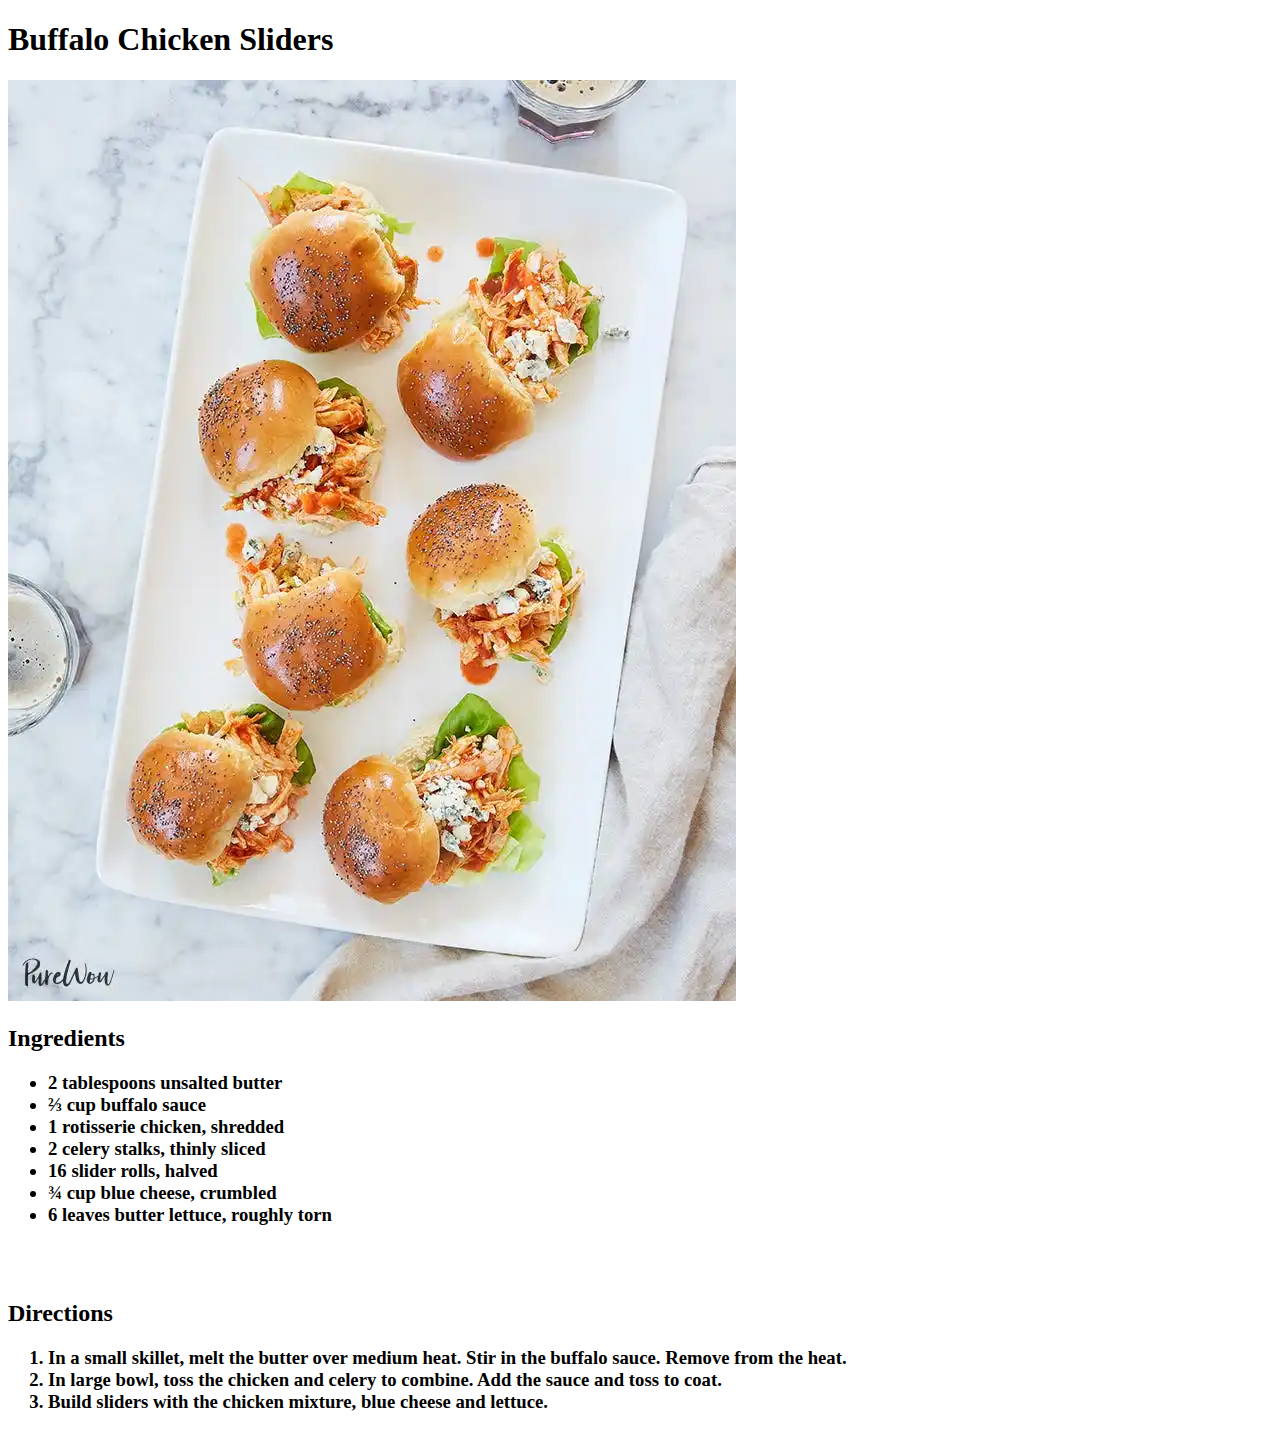
<file: buffalo-chicken-sliders.html>
<!DOCTYPE html>
<html lang="en">
<head>
  <meta charset="UTF-8">
  <meta name="viewport" content="width=device-width, initial-scale=1.0">
  <title>Buffalo Chicken Sliders</title>
</head>
<body>
  <div>
    <h1>Buffalo Chicken Sliders</h1>
    <img src="img/buffalo-chicken-sliders.webp" alt="buffalo-chicken-sliders" title="Buffalo Chicken Sliders">
  </div>
  <div>
    <h2>Ingredients</h2>
  </div>
  <div>
    <h3>
      <ul>
        <li>2 tablespoons unsalted butter</li>
        <li>⅔ cup buffalo sauce</li>
        <li>1 rotisserie chicken, shredded</li>
        <li>2 celery stalks, thinly sliced</li>
        <li>16 slider rolls, halved</li>
        <li>¾ cup blue cheese, crumbled</li>
        <li>6 leaves butter lettuce, roughly torn</li>
      </ul>
    </h3>
  </div>
  <div>
    <br>
    <br>
    <h2>Directions</h2>
  </div>
  <div>
    <h3>
      <ol>
        <li>In a small skillet, melt the butter over medium heat. Stir in the buffalo sauce. Remove from the heat.</li>
        <li> In large bowl, toss the chicken and celery to combine. Add the sauce and toss to coat.</li>
        <li>Build sliders with the chicken mixture, blue cheese and lettuce.</li>
      </ol>
    </h3>
  </div>
</body>
</html>
</file>
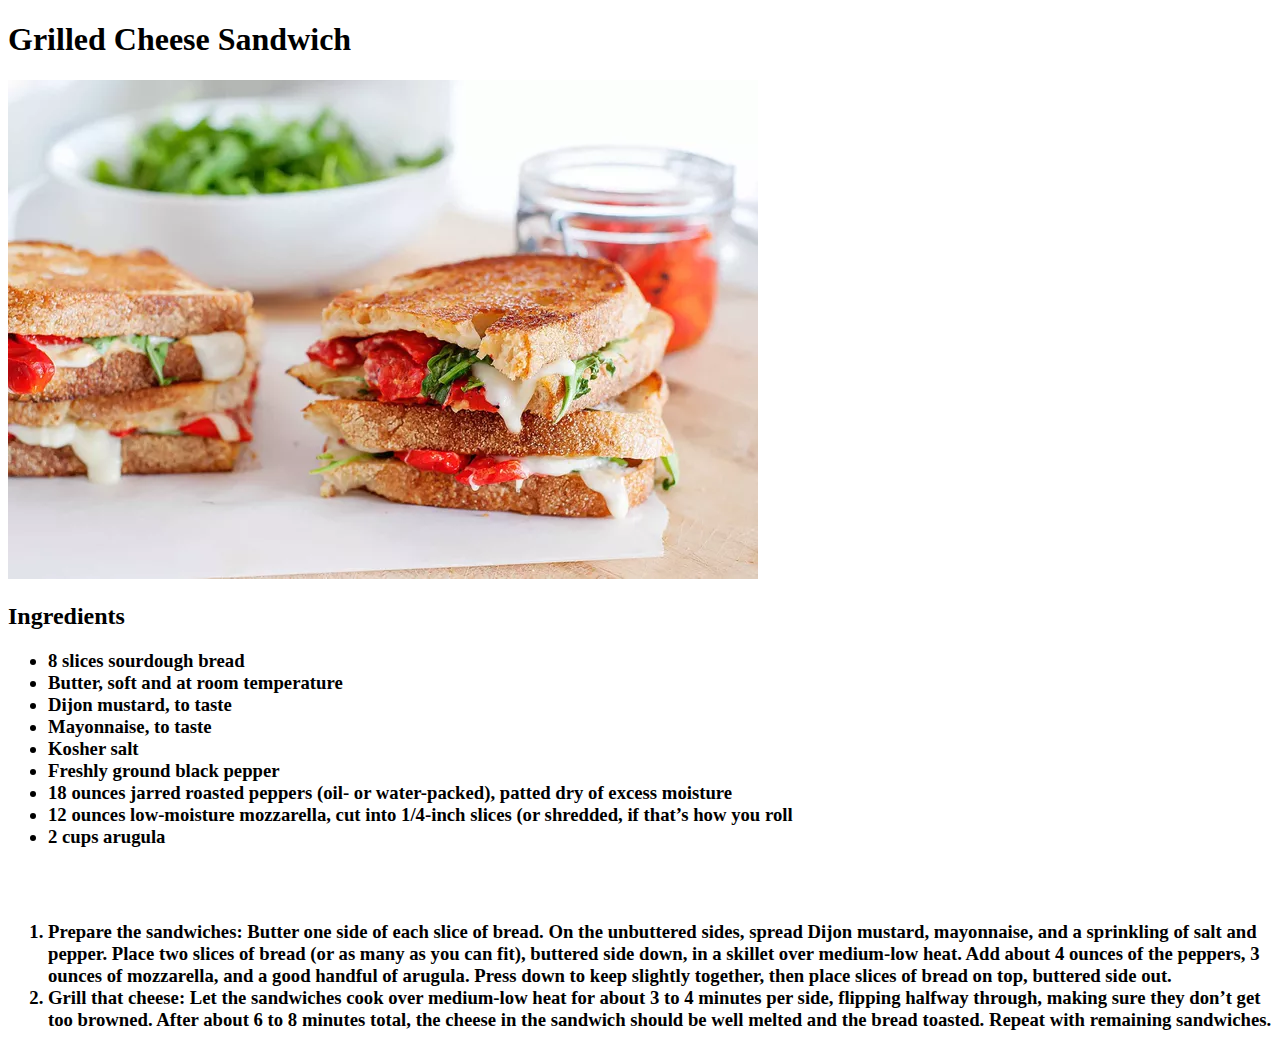
<file: grilled-cheese-sandwich.html>
<!DOCTYPE html>
<html lang="en">
<head>
    <meta charset="UTF-8">
    <meta name="viewport" content="width=device-width, initial-scale=1.0">
    <title>Grilled Cheese Sandwich</title>
</head>
<body>
    <div>
        <h1>Grilled Cheese Sandwich</h1>
        <img src="/img/Grilled-Cheese-Sandwich-with-Mozzarella-Red Peppers-and-Arugula.webp" alt="Grilled Cheese Sandwich" title="Grilled Cheese Sandwich">
    </div>
    <div>
        <h2>Ingredients</h2>
    </div>
    <div>
        <h3>
            <ul>
                <li>8 slices sourdough bread </li>
                <li>Butter, soft and at room temperature</li>
                <li>Dijon mustard, to taste</li>
                <li>Mayonnaise, to taste</li>
                <li>Kosher salt</li>
                <li>Freshly ground black pepper</li>
                <li>18 ounces jarred roasted peppers (oil- or water-packed), patted dry of excess moisture</li>
                <li>12 ounces low-moisture mozzarella, cut into 1/4-inch slices (or shredded, if that’s how you roll</li>
                <li> 2 cups arugula </li>
            </ul>
        </h3>
    </div>
    <br>
    <br>
    <div>
        <h3>
            <ol>
                <li> Prepare the sandwiches:

                    Butter one side of each slice of bread. On the unbuttered sides, spread Dijon mustard, mayonnaise, and a sprinkling of salt and pepper. Place two slices of bread (or as many as you can fit), buttered side down, in a skillet over medium-low heat.
                    
                    Add about 4 ounces of the peppers, 3 ounces of mozzarella, and a good handful of arugula. Press down to keep slightly together, then place slices of bread on top, buttered side out.</li>
                <li> Grill that cheese:

                    Let the sandwiches cook over medium-low heat for about 3 to 4 minutes per side, flipping halfway through, making sure they don’t get too browned. After about 6 to 8 minutes total, the cheese in the sandwich should be well melted and the bread toasted. Repeat with remaining sandwiches.</li>
            </ol>
        </h3>
    </div>
</body>
</html>
</file>
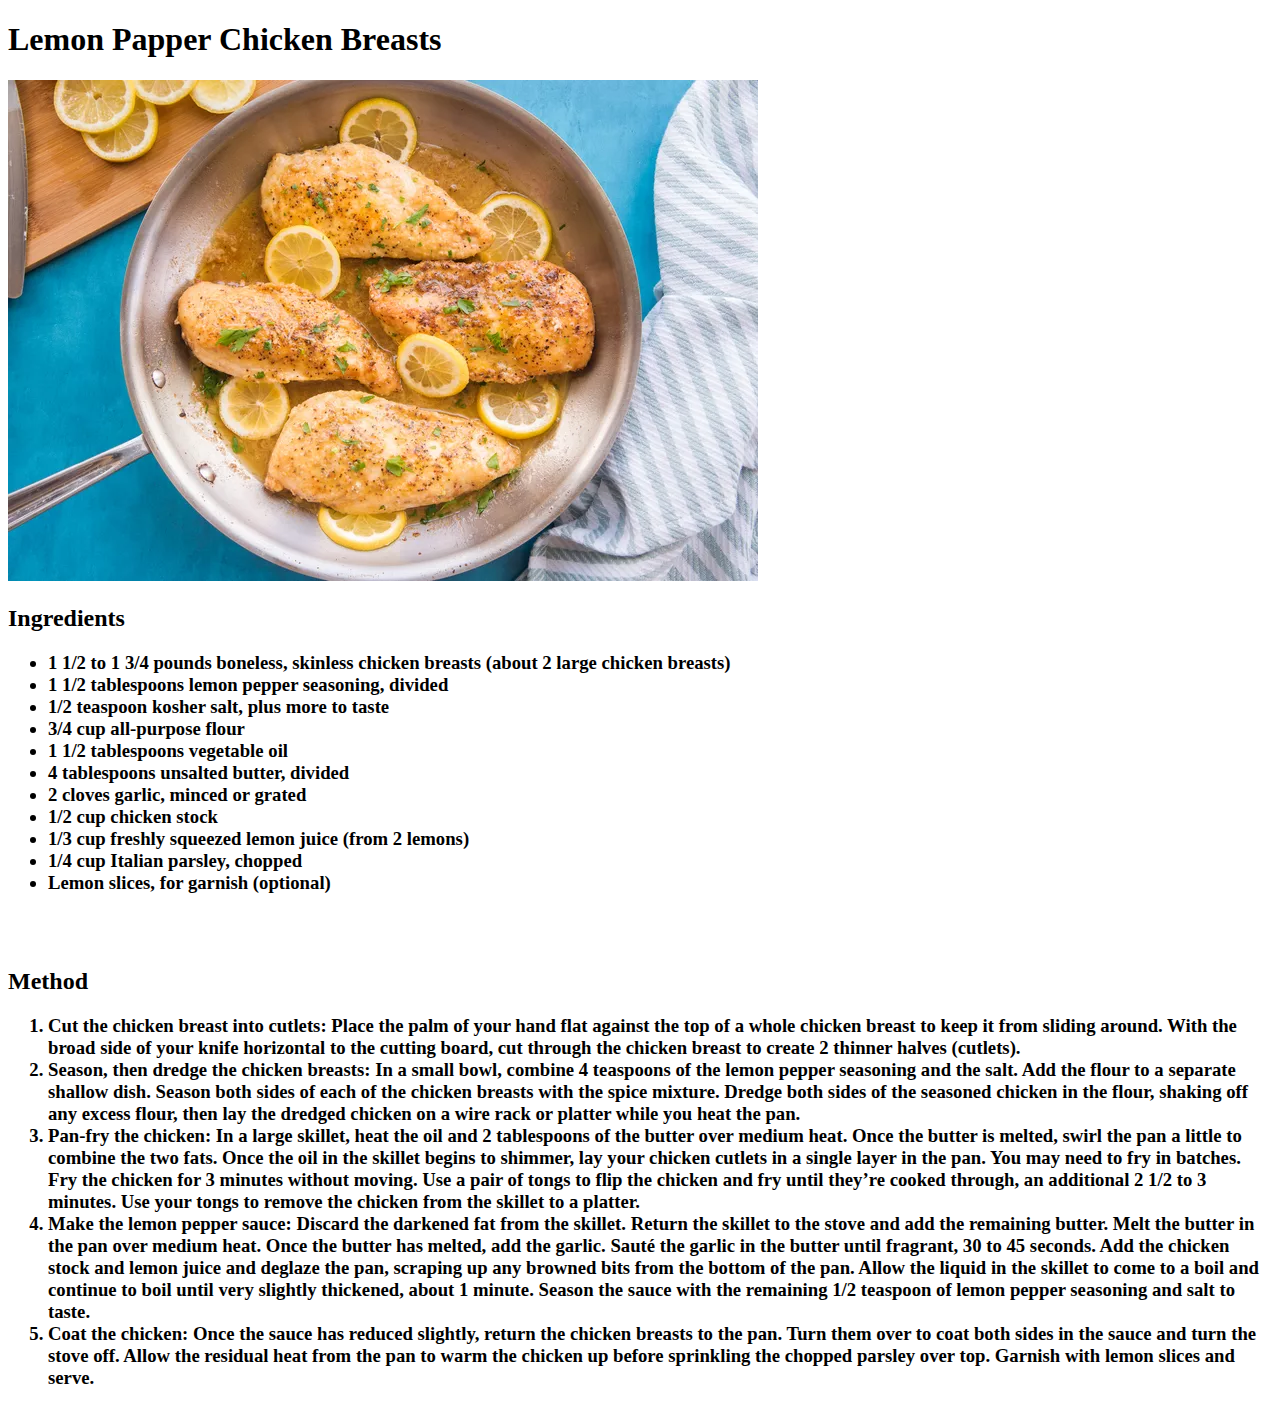
<file: lemon-pepper-chicken-breasts.html>
<!DOCTYPE html>
<html lang="en">
<head>
    <meta charset="UTF-8">
    <meta name="viewport" content="width=device-width, initial-scale=1.0">
    <title>Lemon Pepper Chicken Breasts</title>
</head>
<body>
    <div>
        <h1>Lemon Papper Chicken Breasts</h1>
        <img src="img/Lemon-Pepper-Chicken-Breasts.webp" alt="Lemon-Pepper-Chicken-Breasts" title="Lemon Papper Chicken Breasts">
    </div>
    <div>
        <h2>Ingredients</h2>
    </div>
    <div>
        <h3>
            <ul>
                <li>1 1/2 to 1 3/4 pounds boneless, skinless chicken breasts (about 2 large chicken breasts)</li>
                <li>1 1/2 tablespoons lemon pepper seasoning, divided</li>
                <li>1/2 teaspoon kosher salt, plus more to taste</li>
                <li>3/4 cup all-purpose flour </li>
                <li>1 1/2 tablespoons vegetable oil </li>
                <li>4 tablespoons unsalted butter, divided</li>
                <li>2 cloves garlic, minced or grated</li>
                <li>1/2 cup chicken stock </li>
                <li>1/3 cup freshly squeezed lemon juice (from 2 lemons)</li>
                <li>1/4 cup Italian parsley, chopped</li>
                <li>Lemon slices, for garnish (optional)</li>
            </ul>
        </h3>
    </div>
    <br><br>
    <div>
        <h2>Method</h2>
    </div>
    <div>
        <h3>
            <ol>
                <li> Cut the chicken breast into cutlets: 

                    Place the palm of your hand flat against the top of a whole chicken breast to keep it from sliding around. With the broad side of your knife horizontal to the cutting board, cut through the chicken breast to create 2 thinner halves (cutlets). </li>
                <li> Season, then dredge the chicken breasts: 

                    In a small bowl, combine 4 teaspoons of the lemon pepper seasoning and the salt. Add the flour to a separate shallow dish. 
                    
                    Season both sides of each of the chicken breasts with the spice mixture. Dredge both sides of the seasoned chicken in the flour, shaking off any excess flour, then lay the dredged chicken on a wire rack or platter while you heat the pan.</li>
                <li> Pan-fry the chicken:

                    In a large skillet, heat the oil and 2 tablespoons of the butter over medium heat. Once the butter is melted, swirl the pan a little to combine the two fats. Once the oil in the skillet begins to shimmer, lay your chicken cutlets in a single layer in the pan. You may need to fry in batches.
                    
                    Fry the chicken for 3 minutes without moving. Use a pair of tongs to flip the chicken and fry until they’re cooked through, an additional 2 1/2 to 3 minutes. 
                    
                    Use your tongs to remove the chicken from the skillet to a platter.</li>
                <li> Make the lemon pepper sauce:  

                    Discard the darkened fat from the skillet. Return the skillet to the stove and add the remaining butter. 
                    
                    Melt the butter in the pan over medium heat. Once the butter has melted, add the garlic. Sauté the garlic in the butter until fragrant, 30 to 45 seconds.
                    
                    Add the chicken stock and lemon juice and deglaze the pan, scraping up any browned bits from the bottom of the pan. Allow the liquid in the skillet to come to a boil and continue to boil until very slightly thickened, about 1 minute. Season the sauce with the remaining 1/2 teaspoon of lemon pepper seasoning and salt to taste.</li>
                <li> Coat the chicken: 

                    Once the sauce has reduced slightly, return the chicken breasts to the pan. Turn them over to coat both sides in the sauce and turn the stove off. Allow the residual heat from the pan to warm the chicken up before sprinkling the chopped parsley over top. 
                    
                    Garnish with lemon slices and serve.  </li>
            </ol>
        </h3>
    </div>
</body>
</html>
</file>
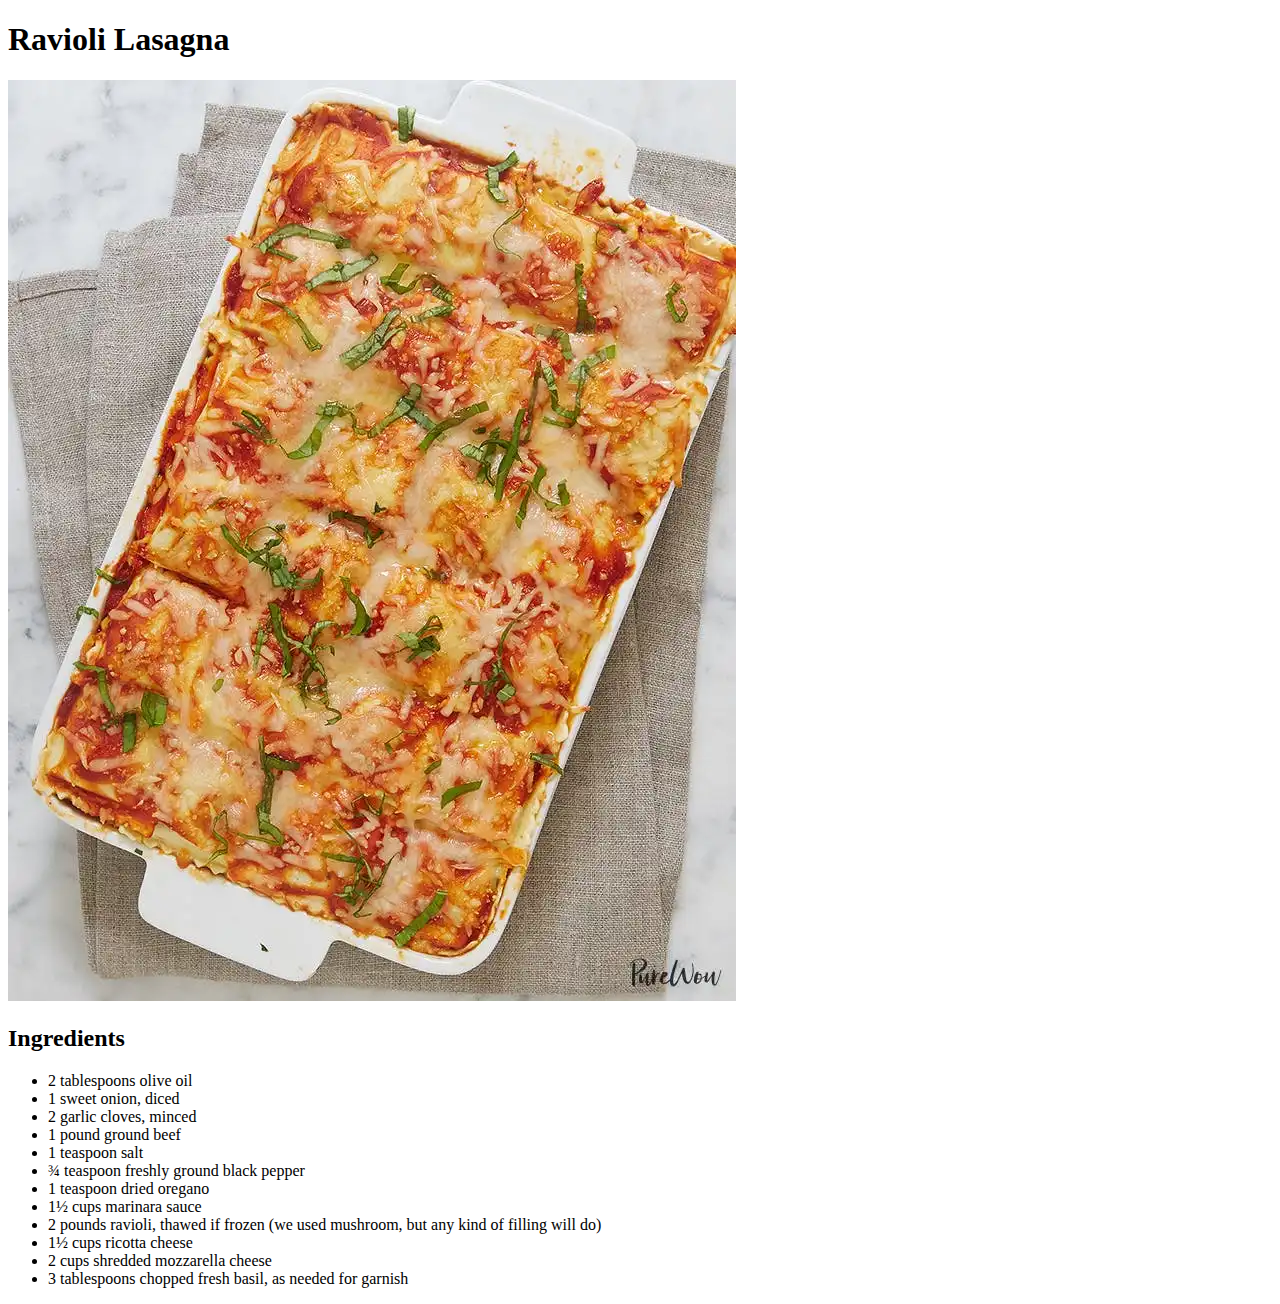
<file: ravioli-lasagna.html>
<!DOCTYPE html>
<html lang="">
  <head>
    <meta charset="utf-8">
    <title>Ravioli Lasagna</title>
  </head>
  <body>
    <div>
      <h1>Ravioli Lasagna</h1>
      <img src="img/ravioli-lasagna.webp" alt="Ravioli Lasagna" title="Ravioli Lasagna">
    </div>
    <div>
      <h2>Ingredients</h2>
      <ul>
        <li>2 tablespoons olive oil</li>
        <li>1 sweet onion, diced</li>
        <li>2 garlic cloves, minced</li>
        <li>1 pound ground beef</li>
        <li>1 teaspoon salt</li>
        <li>¾ teaspoon freshly ground black pepper</li>
        <li>1 teaspoon dried oregano</li>
        <li>1½ cups marinara sauce</li>
        <li>2 pounds ravioli, thawed if frozen (we used mushroom, but any kind of filling will do)</li>
        <li>1½ cups ricotta cheese</li>
        <li>2 cups shredded mozzarella cheese</li>
        <li>3 tablespoons chopped fresh basil, as needed for garnish</li>
      </ul>
    </div>
  </body>
</html>
</file>
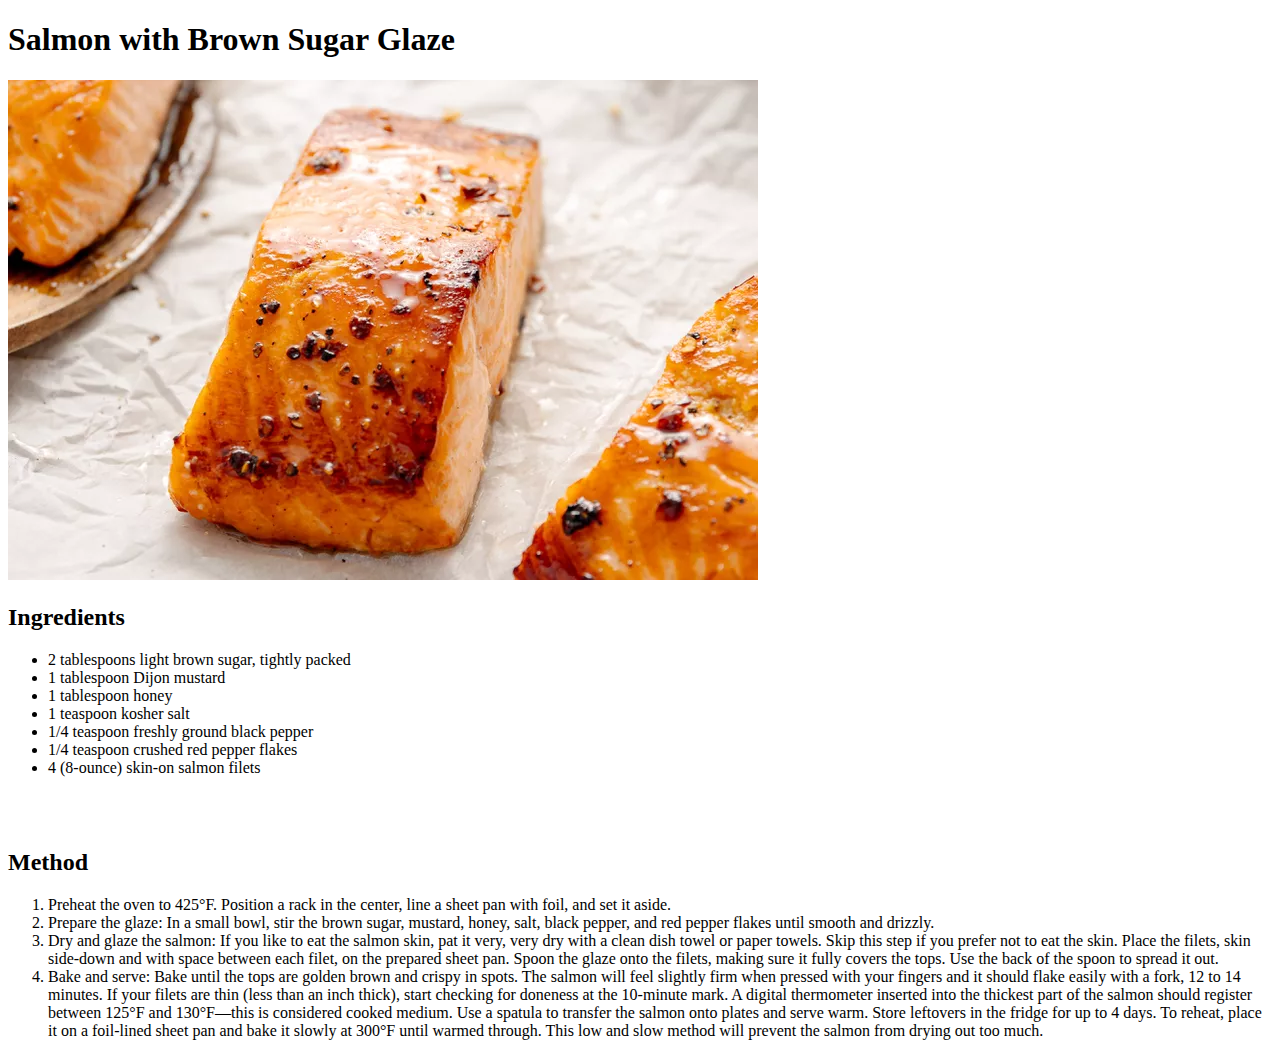
<file: salmon-with-brown-sugar-glaze.html>
<!DOCTYPE html>
<html lang="en">
<head>
    <meta charset="UTF-8">
    <meta name="viewport" content="width=device-width, initial-scale=1.0">
    <title>Salmon with Brown Sugar Glaze</title>
</head>
<body>
    <div>
        <h1>Salmon with Brown Sugar Glaze</h1>
        <img src="img/Salmon-with-Brown-Sugar-Glaze.webp" alt="Salmon with Brown Sugar Glaze" title="Salmon with Brown Sugar Glaze">
    </div>
    <div>
        <h2>Ingredients</h2>
    </div>
    <div>
        <ul>
            <li>2 tablespoons light brown sugar, tightly packed</li>
            <li>1 tablespoon Dijon mustard </li>
            <li>1 tablespoon honey </li>
            <li>1 teaspoon kosher salt </li>
            <li>1/4 teaspoon freshly ground black pepper </li>
            <li>1/4 teaspoon crushed red pepper flakes </li>
            <li>4 (8-ounce) skin-on salmon filets</li>
        </ul>
    </div>
    <br>
    <br>
    <div>
        <h2>Method</h2>
    </div>
    <div>
        <ol>
            <li> Preheat the oven to 425°F.

                Position a rack in the center, line a sheet pan with foil, and set it aside. </li>
            <li> Prepare the glaze: 

                In a small bowl, stir the brown sugar, mustard, honey, salt, black pepper, and red pepper flakes until smooth and drizzly. </li>
            <li> Dry and glaze the salmon:

                If you like to eat the salmon skin, pat it very, very dry with a clean dish towel or paper towels. Skip this step if you prefer not to eat the skin. 
                
                Place the filets, skin side-down and with space between each filet, on the prepared sheet pan. 
                
                Spoon the glaze onto the filets, making sure it fully covers the tops. Use the back of the spoon to spread it out. </li>
            <li> Bake and serve: 

                Bake until the tops are golden brown and crispy in spots. The salmon will feel slightly firm when pressed with your fingers and it should flake easily with a fork, 12 to 14 minutes. If your filets are thin (less than an inch thick), start checking for doneness at the 10-minute mark. A digital thermometer inserted into the thickest part of the salmon should register between 125°F and 130°F—this is considered cooked medium.
                
                Use a spatula to transfer the salmon onto plates and serve warm. 
                
                Store leftovers in the fridge for up to 4 days. To reheat, place it on a foil-lined sheet pan and bake it slowly at 300°F until warmed through. This low and slow method will prevent the salmon from drying out too much. </li>
        </ol>
    </div>
</body>
</html>
</file>
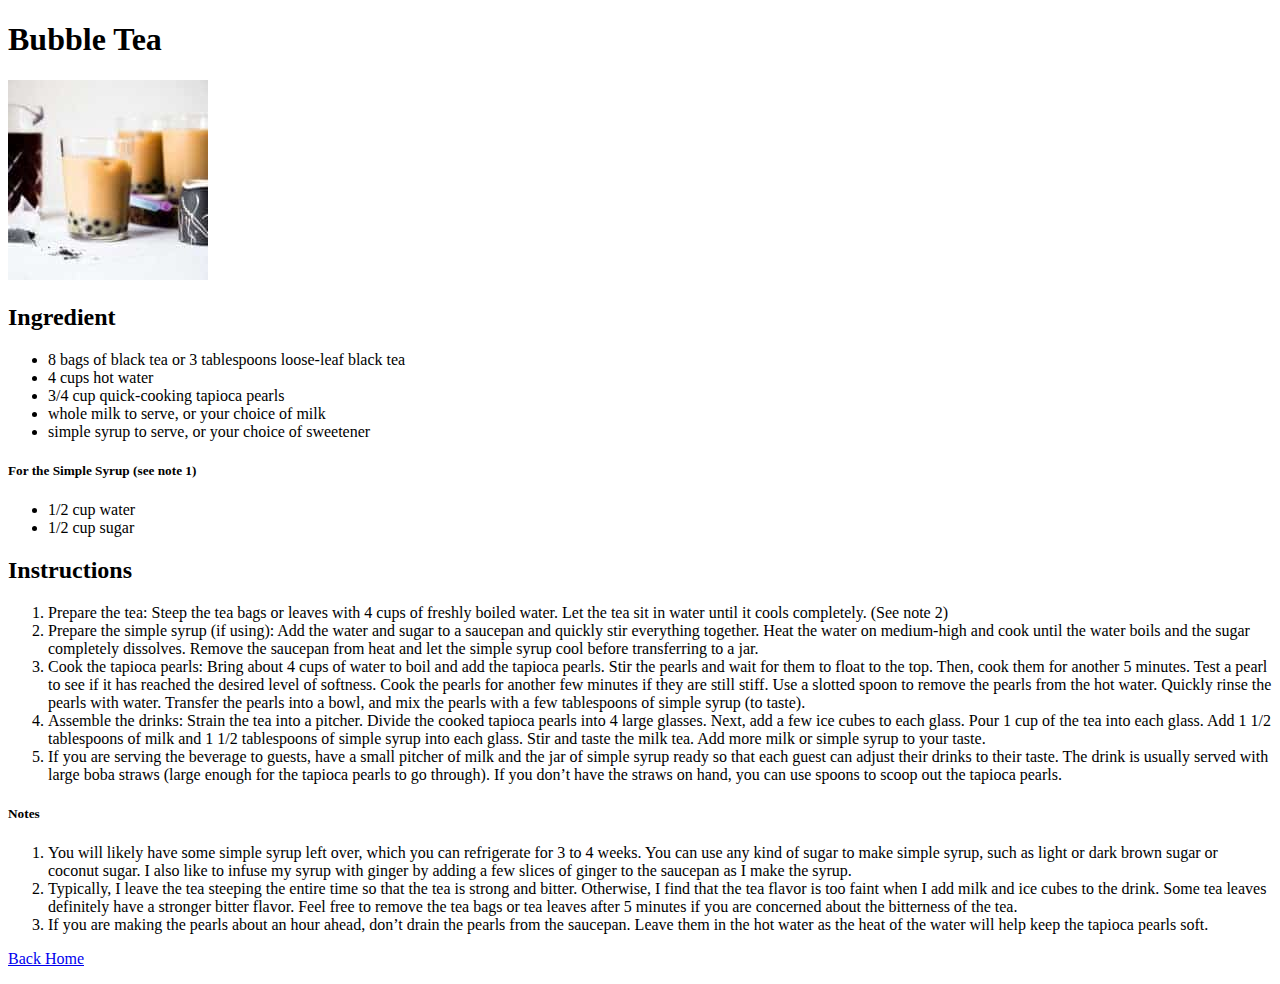
<file: recipes/bubble-tea.html>
<!DOCTYPE html>
<html lang="en">

<head>
  <meta charset="UTF-8" />
  <title>Bubble Tea</title>
</head>

<body>
  <h1>Bubble Tea</h1>
  <img src="/img/bubble-tea.jpg" alt="Bubble Tea" />
  <h2>Ingredient</h2>
  <ul>
    <li>8 bags of black tea or 3 tablespoons loose-leaf black tea</li>
    <li>4 cups hot water</li>
    <li>3/4 cup quick-cooking tapioca pearls</li>
    <li>whole milk to serve, or your choice of milk</li>
    <li>simple syrup to serve, or your choice of sweetener</li>
  </ul>
  <h5>For the Simple Syrup (see note 1)</h5>
  <ul>
    <li>1/2 cup water</li>
    <li>1/2 cup sugar</li>
  </ul>
  <h2>Instructions</h2>
  <ol>
    <li>
      Prepare the tea: Steep the tea bags or leaves with 4 cups of freshly
      boiled water. Let the tea sit in water until it cools completely. (See
      note 2)
    </li>
    <li>
      Prepare the simple syrup (if using): Add the water and sugar to a
      saucepan and quickly stir everything together. Heat the water on
      medium-high and cook until the water boils and the sugar completely
      dissolves. Remove the saucepan from heat and let the simple syrup cool
      before transferring to a jar.
    </li>
    <li>
      Cook the tapioca pearls: Bring about 4 cups of water to boil and add the
      tapioca pearls. Stir the pearls and wait for them to float to the top.
      Then, cook them for another 5 minutes. Test a pearl to see if it has
      reached the desired level of softness. Cook the pearls for another few
      minutes if they are still stiff. Use a slotted spoon to remove the
      pearls from the hot water. Quickly rinse the pearls with water. Transfer
      the pearls into a bowl, and mix the pearls with a few tablespoons of
      simple syrup (to taste).
    </li>
    <li>
      Assemble the drinks: Strain the tea into a pitcher. Divide the cooked
      tapioca pearls into 4 large glasses. Next, add a few ice cubes to each
      glass. Pour 1 cup of the tea into each glass. Add 1 1/2 tablespoons of
      milk and 1 1/2 tablespoons of simple syrup into each glass. Stir and
      taste the milk tea. Add more milk or simple syrup to your taste.
    </li>
    <li>
      If you are serving the beverage to guests, have a small pitcher of milk
      and the jar of simple syrup ready so that each guest can adjust their
      drinks to their taste. The drink is usually served with large boba
      straws (large enough for the tapioca pearls to go through). If you don’t
      have the straws on hand, you can use spoons to scoop out the tapioca
      pearls.
    </li>
  </ol>
  <h5>Notes</h5>
  <ol>
    <li>
      You will likely have some simple syrup left over, which you can
      refrigerate for 3 to 4 weeks. You can use any kind of sugar to make
      simple syrup, such as light or dark brown sugar or coconut sugar. I also
      like to infuse my syrup with ginger by adding a few slices of ginger to
      the saucepan as I make the syrup.
    </li>
    <li>
      Typically, I leave the tea steeping the entire time so that the tea is
      strong and bitter. Otherwise, I find that the tea flavor is too faint
      when I add milk and ice cubes to the drink. Some tea leaves definitely
      have a stronger bitter flavor. Feel free to remove the tea bags or tea
      leaves after 5 minutes if you are concerned about the bitterness of the
      tea.
    </li>
    <li>
      If you are making the pearls about an hour ahead, don’t drain the pearls
      from the saucepan. Leave them in the hot water as the heat of the water
      will help keep the tapioca pearls soft.
    </li>
  </ol>
</body>
<footer>
  <p><a href="/index.html">Back Home</a></p>
</footer>

</html>
</file>
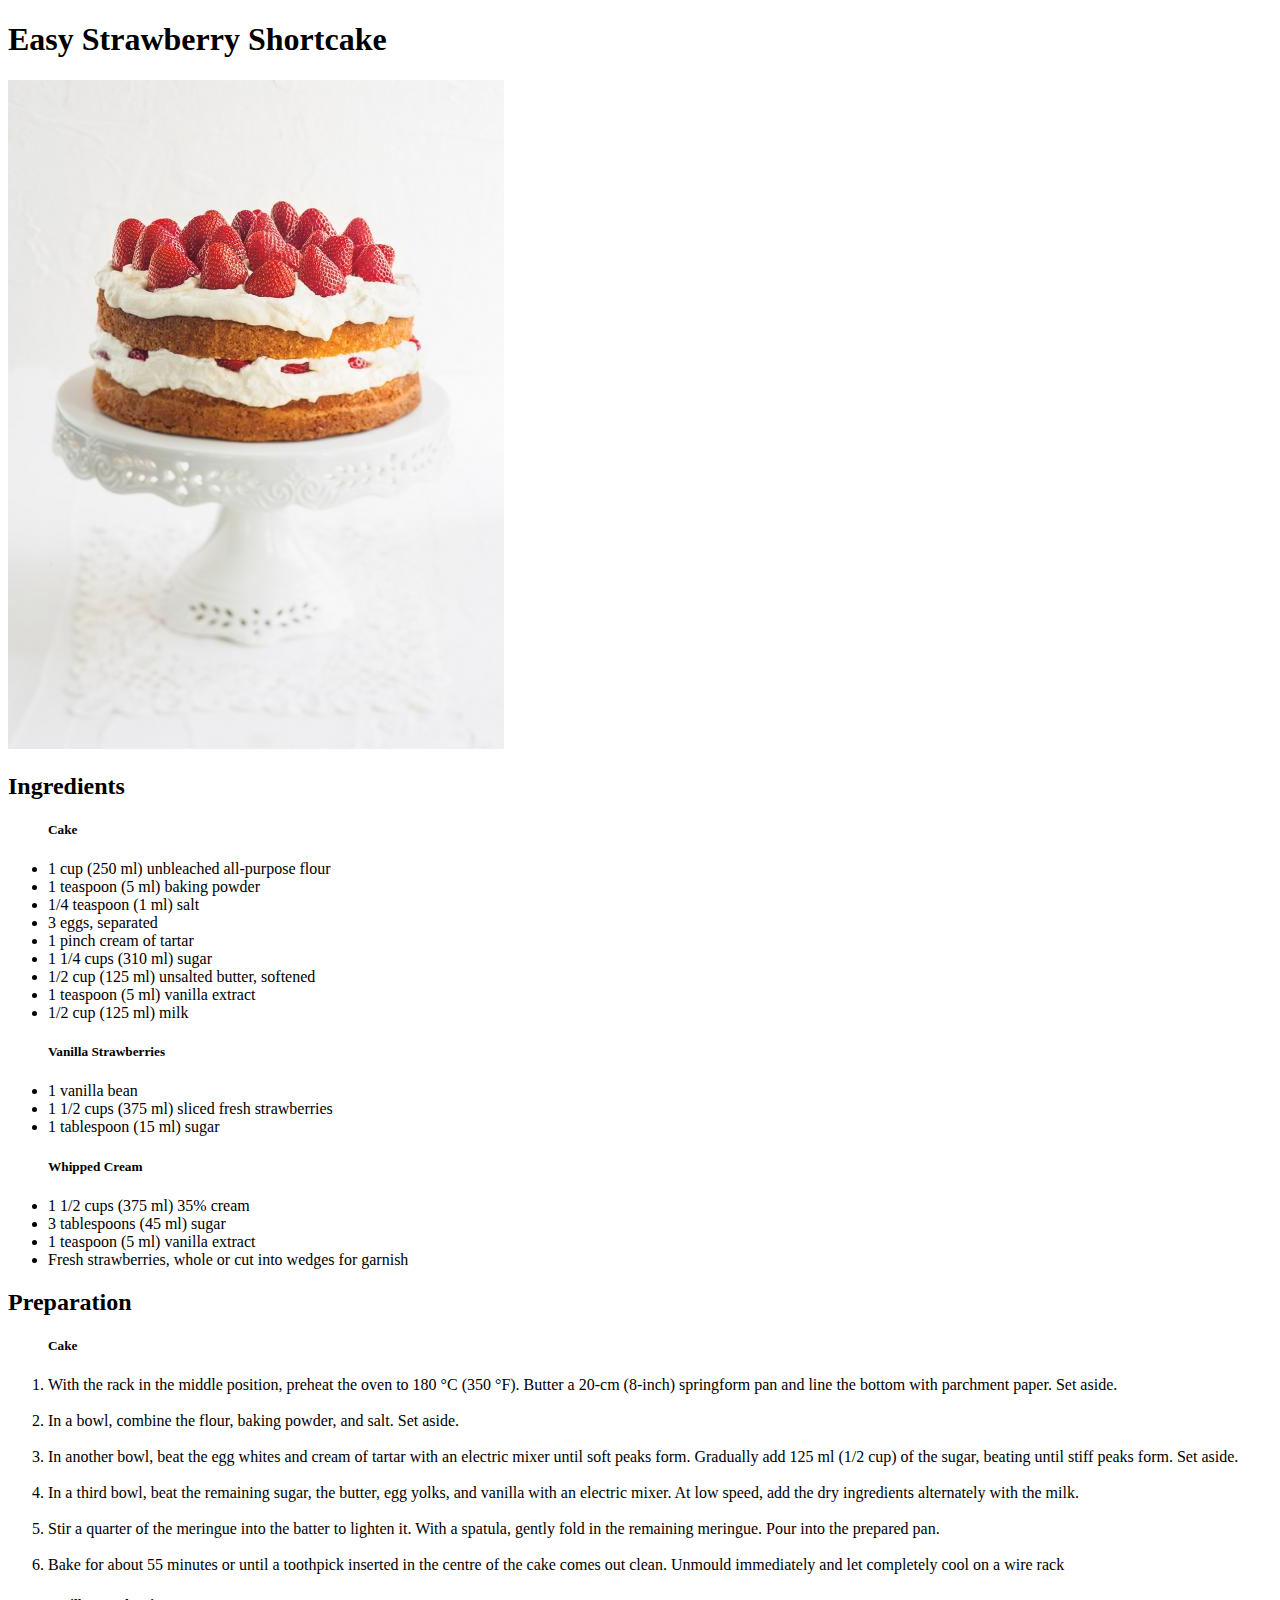
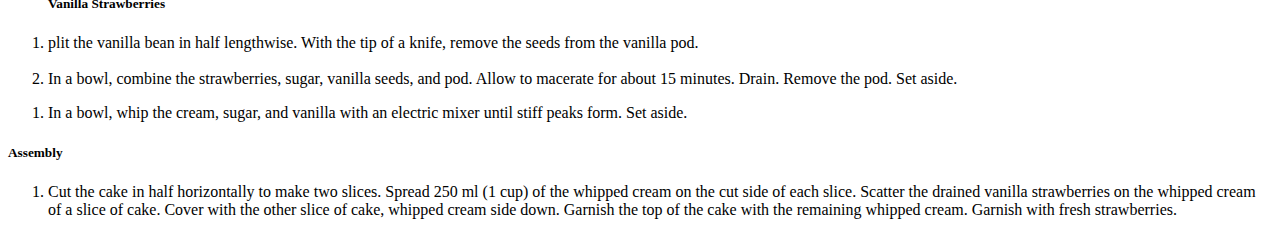
<file: recipes/easy-homemade-strawberry-shortcake.html>
<!DOCTYPE html>
<html lang="en">
  <head>
    <meta charset="UTF-8" />
    <titleEasy Strawberry Shortcake </title>
  </head>
 <body>
    <h1>Easy Strawberry Shortcake</h1>
    <img src="/img/strawberry-shortcake.jpg" alt=" Strawberry Short Cake">
    <h2>Ingredients</h2>
    <ul>
      <h5>Cake</h5>
        <li>1 cup (250 ml) unbleached all-purpose flour</li>
        <li>1 teaspoon (5 ml) baking powder</li>
        <li> 1/4 teaspoon (1 ml) salt</li>
        <li>3 eggs, separated </li>
        <li>1 pinch cream of tartar</li>
        <li>1 1/4 cups (310 ml) sugar</li>
        <li> 1/2 cup (125 ml) unsalted butter, softened</li>
        <li>1 teaspoon (5 ml) vanilla extract</li>
        <li>1/2 cup (125 ml) milk </li>
        <h5>Vanilla Strawberries</h5>
        <li>1 vanilla bean</li>
        <li>1 1/2 cups (375 ml) sliced fresh strawberries</li>
        <li>1 tablespoon (15 ml) sugar</li>
        <h5>Whipped Cream</h5>
        <li> 1 1/2 cups (375 ml) 35% cream</li>
        <li>3 tablespoons (45 ml) sugar</li>
        <li>1 teaspoon (5 ml) vanilla extract</li>
        <li>Fresh strawberries, whole or cut into wedges for garnish</li>
    </ul>
    <h2>Preparation</h2>
    <ol>
      <h5>Cake</h5>
      <li>With the rack in the middle position, preheat the oven to 180 °C (350 °F). Butter a 20-cm (8-inch) springform pan and line the bottom with parchment paper. Set aside.</li>
      <br>
      <li>In a bowl, combine the flour, baking powder, and salt. Set aside.</li>
      <br>
      <li>In another bowl, beat the egg whites and cream of tartar with an electric mixer until soft peaks form. Gradually add 125 ml (1/2 cup) of the sugar, beating until stiff peaks form. Set aside.</li>
      <br>
      <li>In a third bowl, beat the remaining sugar, the butter, egg yolks, and vanilla with an electric mixer. At low speed, add the dry ingredients alternately with the milk.</li>
      <br>
      <li>Stir a quarter of the meringue into the batter to lighten it. With a spatula, gently fold in the remaining meringue. Pour into the prepared pan.</li>
      <br>
      <li>Bake for about 55 minutes or until a toothpick inserted in the centre of the cake comes out clean. Unmould immediately and let completely cool on a wire rack</li>
    </ol>
    <ol>

      <h5>Vanilla Strawberries</h5> 
      <li>plit the vanilla bean in half lengthwise. With the tip of a knife, remove the seeds from the vanilla pod.</li>
      <br>
      <li>In a bowl, combine the strawberries, sugar, vanilla seeds, and pod. Allow to macerate for about 15 minutes. Drain. Remove the pod. Set aside.</li>
    </ol>
    <ol>
      <li>In a bowl, whip the cream, sugar, and vanilla with an electric mixer until stiff peaks form. Set aside.</li>
    </ol>
      <h5>Assembly</h5>
      <ol>
        <li>Cut the cake in half horizontally to make two slices. Spread 250 ml (1 cup) of the whipped cream on the cut side of each slice. Scatter the drained vanilla strawberries on the whipped cream of a slice of cake. Cover with the other slice of cake, whipped cream side down. Garnish the top of the cake with the remaining whipped cream. Garnish with fresh strawberries.</li>
      </ol>

    
 </body>
</html>
</file>
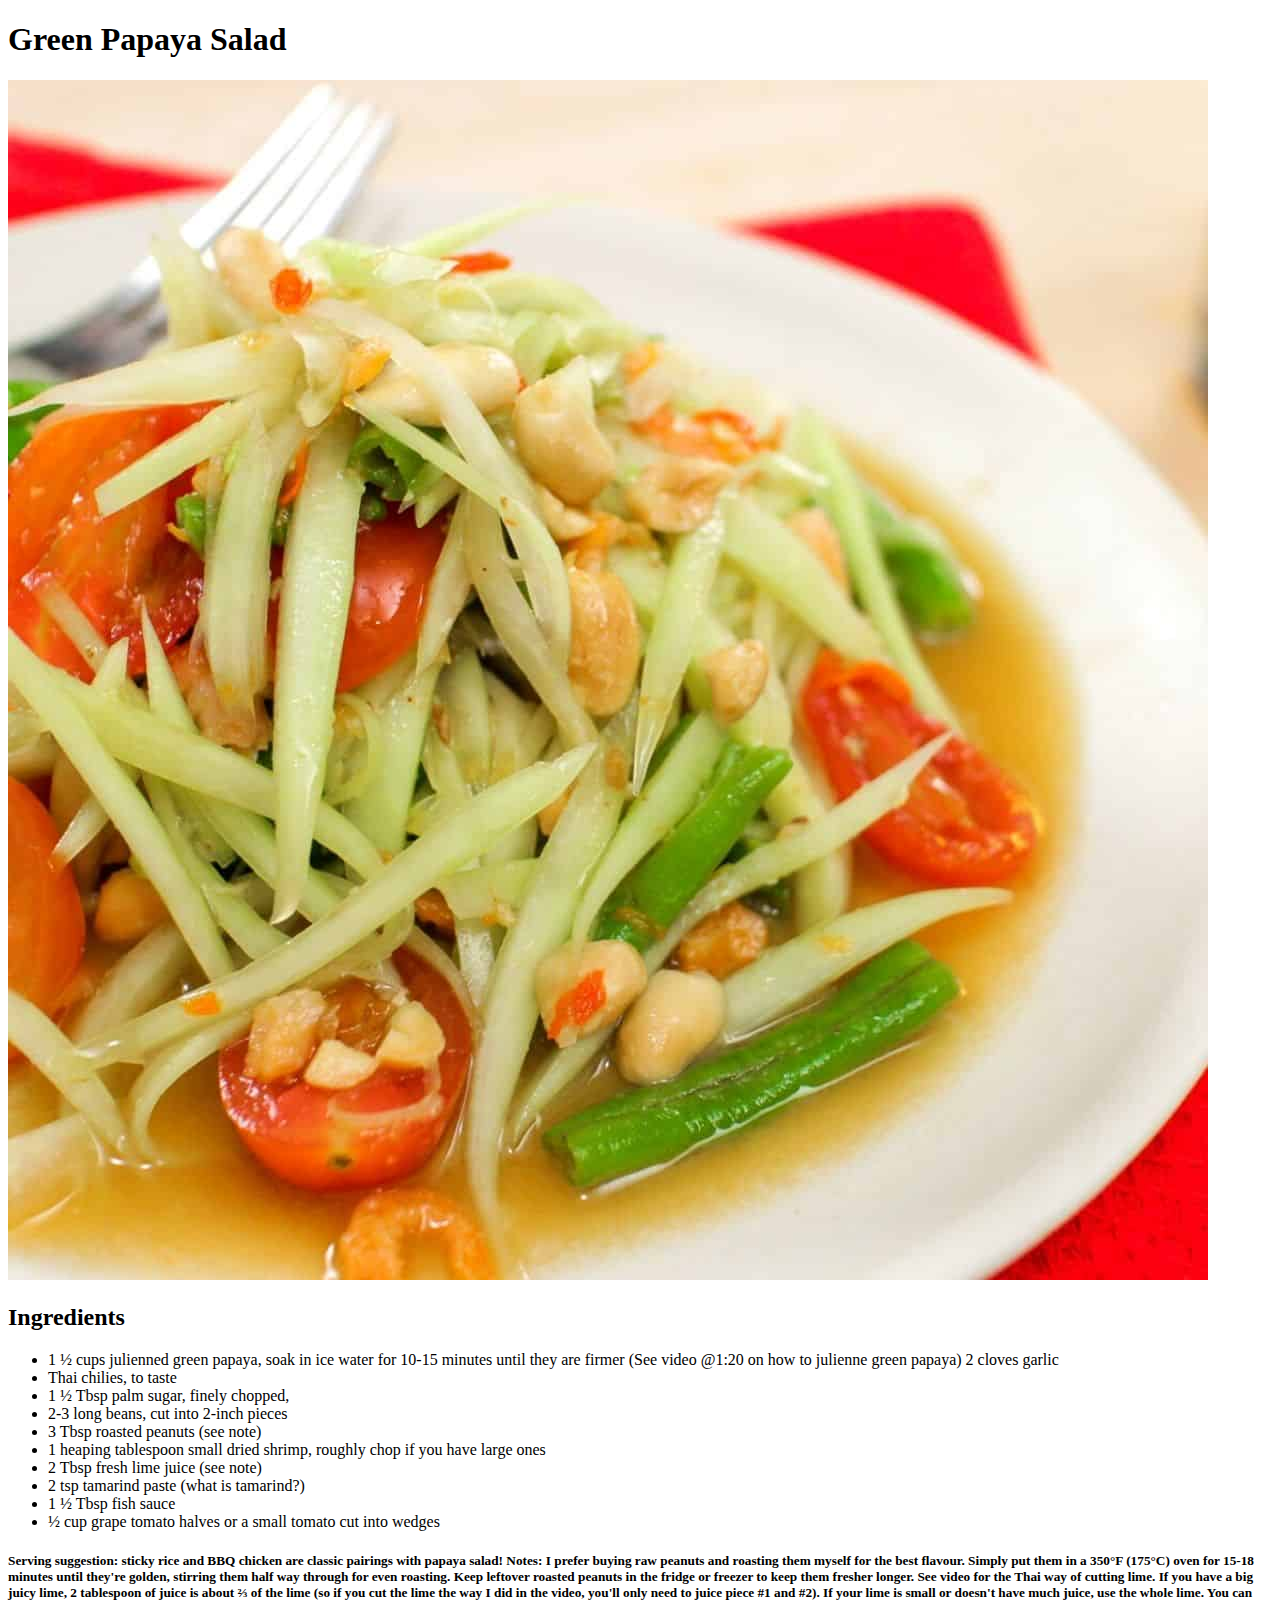
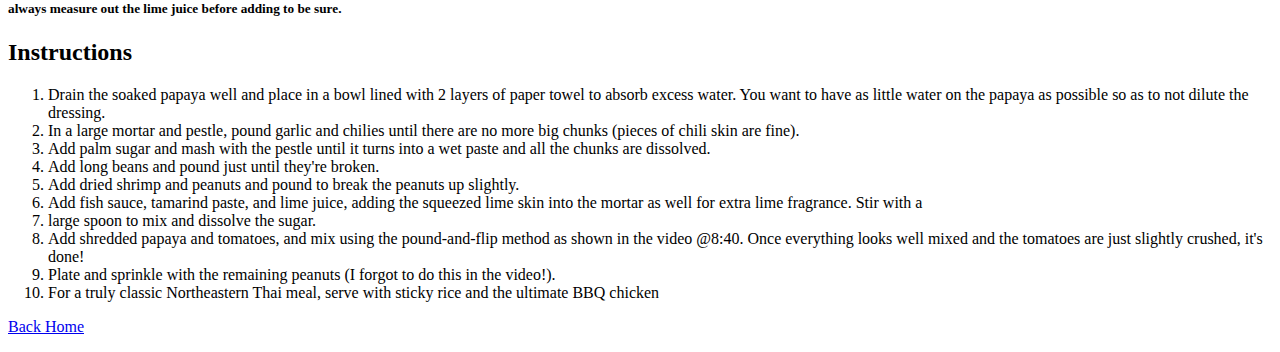
<file: recipes/green-papaya-salad.html>
<!DOCTYPE html>
<html lang="eng">

<head>
  <meta charset="UTF-8" />
  <title>Green Papaya Salad</title>
</head>

<body>
  <h1>Green Papaya Salad</h1>
  <img src="/img/Green-Papaya-Salad.jpg" alt="Green Papaya Salad" />
  <h2>Ingredients</h2>
  <ul>
    <li>
      1 ½ cups julienned green papaya, soak in ice water for 10-15 minutes
      until they are firmer (See video @1:20 on how to julienne green papaya)
      2 cloves garlic
    </li>
    <li>Thai chilies, to taste</li>
    <li>1 ½ Tbsp palm sugar, finely chopped,</li>
    <li>2-3 long beans, cut into 2-inch pieces</li>
    <li>3 Tbsp roasted peanuts (see note)</li>
    <li>
      1 heaping tablespoon small dried shrimp, roughly chop if you have large
      ones
    </li>
    <li>2 Tbsp fresh lime juice (see note)</li>
    <li>2 tsp tamarind paste (what is tamarind?)</li>
    <li>1 ½ Tbsp fish sauce</li>
    <li>½ cup grape tomato halves or a small tomato cut into wedges</li>
  </ul>
  <h5>
    Serving suggestion: sticky rice and BBQ chicken are classic pairings with
    papaya salad! Notes: I prefer buying raw peanuts and roasting them myself
    for the best flavour. Simply put them in a 350°F (175°C) oven for 15-18
    minutes until they're golden, stirring them half way through for even
    roasting. Keep leftover roasted peanuts in the fridge or freezer to keep
    them fresher longer. See video for the Thai way of cutting lime. If you
    have a big juicy lime, 2 tablespoon of juice is about ⅔ of the lime (so if
    you cut the lime the way I did in the video, you'll only need to juice
    piece #1 and #2). If your lime is small or doesn't have much juice, use
    the whole lime. You can always measure out the lime juice before adding to
    be sure.
  </h5>

  <h2>Instructions</h2>
  <ol>
    <li>
      Drain the soaked papaya well and place in a bowl lined with 2 layers of
      paper towel to absorb excess water. You want to have as little water on
      the papaya as possible so as to not dilute the dressing.
    </li>
    <li>
      In a large mortar and pestle, pound garlic and chilies until there are
      no more big chunks (pieces of chili skin are fine).
    </li>
    <li>
      Add palm sugar and mash with the pestle until it turns into a wet paste
      and all the chunks are dissolved.
    </li>
    <li>Add long beans and pound just until they're broken.</li>
    <li>
      Add dried shrimp and peanuts and pound to break the peanuts up slightly.
    </li>
    <li>
      Add fish sauce, tamarind paste, and lime juice, adding the squeezed lime
      skin into the mortar as well for extra lime fragrance. Stir with a
    </li>
    <li>large spoon to mix and dissolve the sugar.</li>
    <li>
      Add shredded papaya and tomatoes, and mix using the pound-and-flip
      method as shown in the video @8:40. Once everything looks well mixed and
      the tomatoes are just slightly crushed, it's done!
    </li>
    <li>
      Plate and sprinkle with the remaining peanuts (I forgot to do this in
      the video!).
    </li>
    <li>
      For a truly classic Northeastern Thai meal, serve with sticky rice and
      the ultimate BBQ chicken
    </li>
  </ol>
</body>
<footer>
  <p><a href="/index.html">Back Home</a></p>
</footer>

</html>
</file>
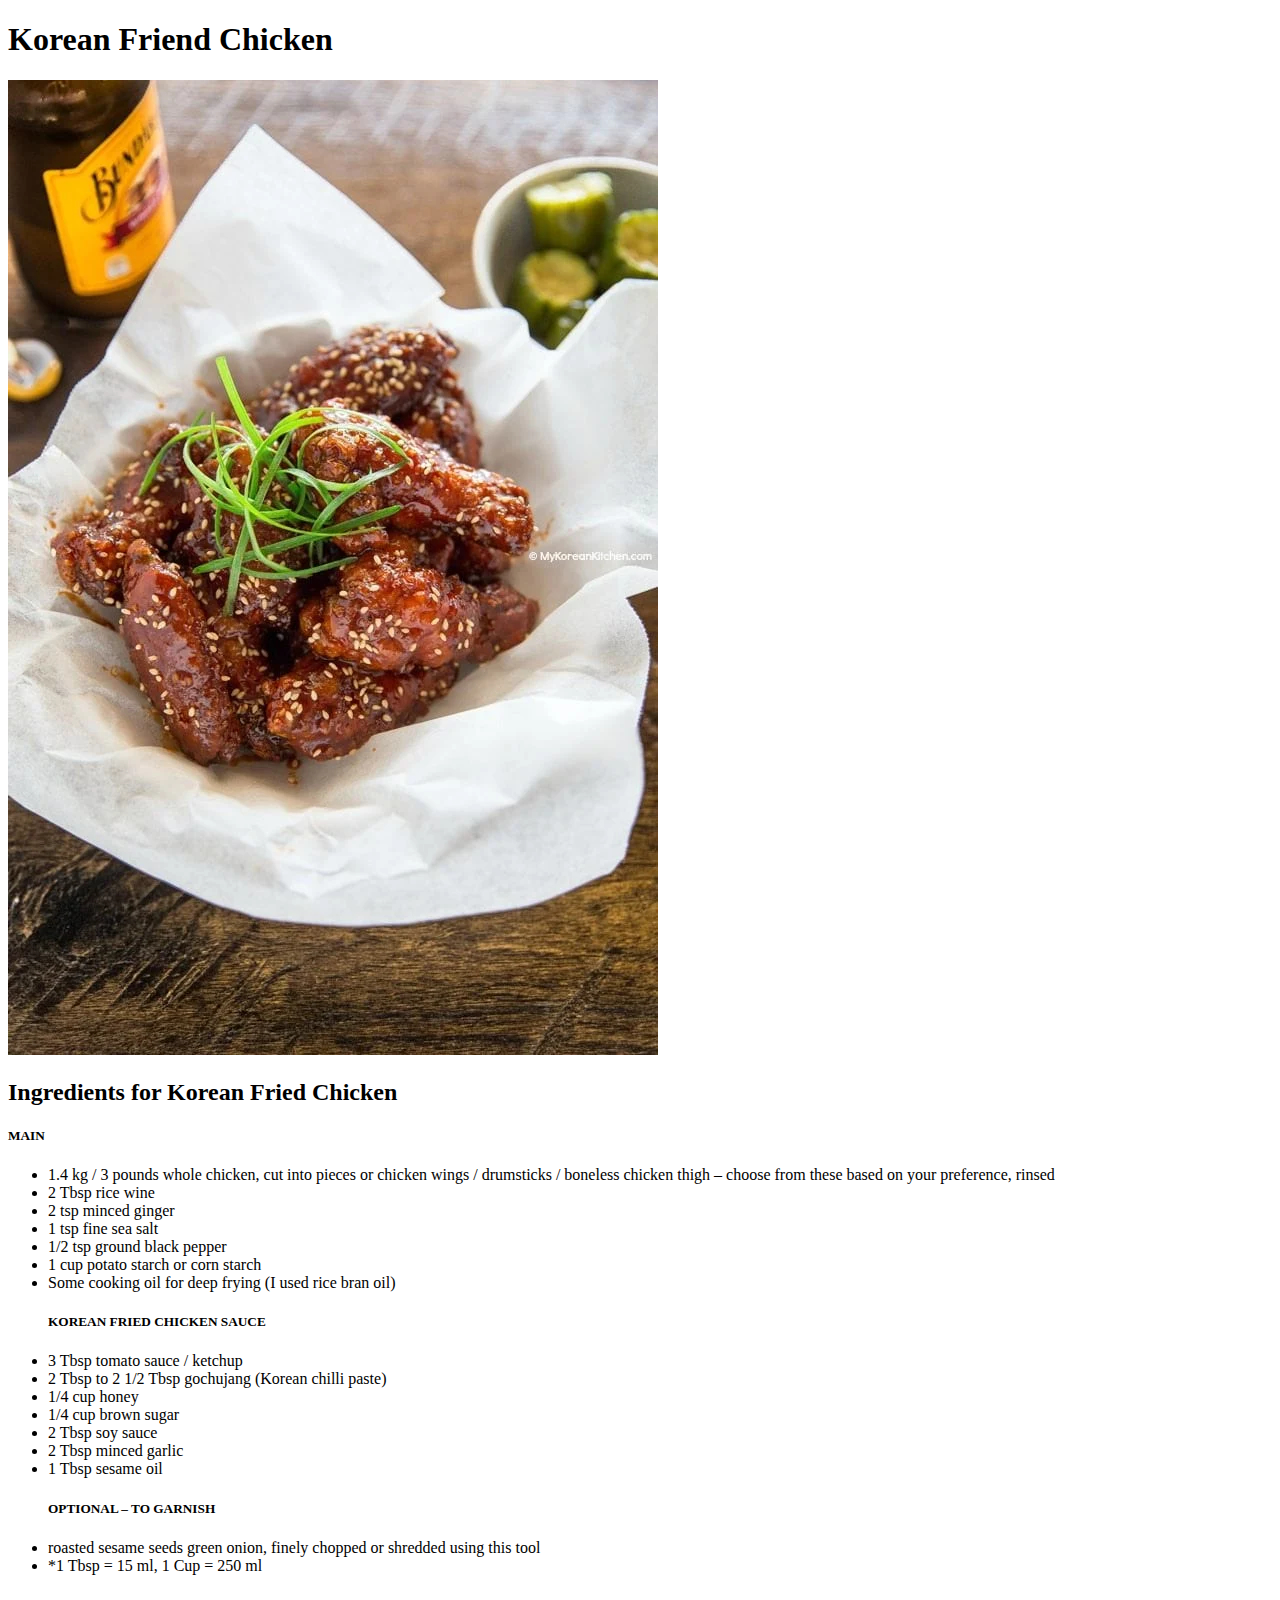
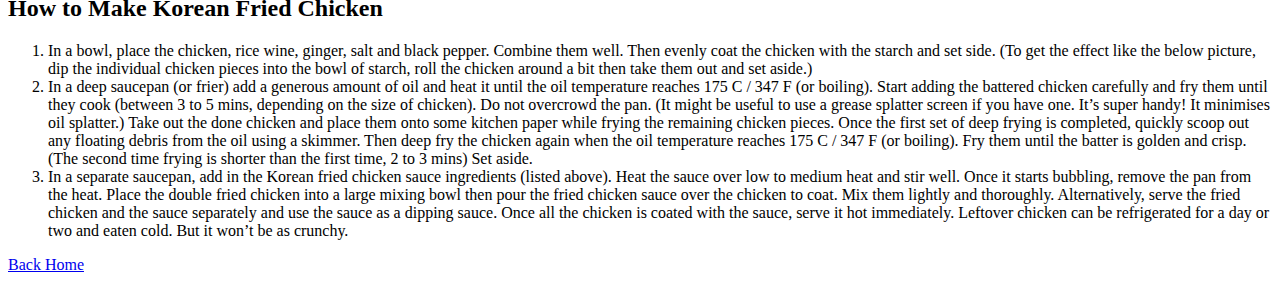
<file: recipes/korean-fried-chicken.html>
<!DOCTYPE html>
<html>

<head>
  <meta charset="UTF-8" />
  <title>Korean Fried Chicken</title>
</head>

<body>
  <h1>Korean Friend Chicken</h1>
  <img src="/img/korean-fried-chicken.jpg" alt="Korean Friend Chicken better than KFC" />
  <h2>Ingredients for Korean Fried Chicken</h2>
  <h5>MAIN</h5>
  <ul>
    <li>
      1.4 kg / 3 pounds whole chicken, cut into pieces or chicken wings /
      drumsticks / boneless chicken thigh – choose from these based on your
      preference, rinsed
    </li>
    <li>2 Tbsp rice wine</li>
    <li>2 tsp minced ginger</li>
    <li>1 tsp fine sea salt</li>
    <li>1/2 tsp ground black pepper</li>
    <li>1 cup potato starch or corn starch</li>
    <li>Some cooking oil for deep frying (I used rice bran oil)</li>

    <h5>KOREAN FRIED CHICKEN SAUCE</h5>

    <li>3 Tbsp tomato sauce / ketchup</li>
    <li>2 Tbsp to 2 1/2 Tbsp gochujang (Korean chilli paste)</li>
    <li>1/4 cup honey</li>
    <li>1/4 cup brown sugar</li>
    <li>2 Tbsp soy sauce</li>
    <li>2 Tbsp minced garlic</li>
    <li>1 Tbsp sesame oil</li>

    <h5>OPTIONAL – TO GARNISH</h5>

    <li>
      roasted sesame seeds green onion, finely chopped or shredded using this
      tool
    </li>

    <li>*1 Tbsp = 15 ml, 1 Cup = 250 ml</li>
  </ul>

  <h2>How to Make Korean Fried Chicken</h2>
  <ol>
    <li>
      In a bowl, place the chicken, rice wine, ginger, salt and black pepper.
      Combine them well. Then evenly coat the chicken with the starch and set
      side. (To get the effect like the below picture, dip the individual
      chicken pieces into the bowl of starch, roll the chicken around a bit
      then take them out and set aside.)
    </li>
    <li>
      In a deep saucepan (or frier) add a generous amount of oil and heat it
      until the oil temperature reaches 175 C / 347 F (or boiling). Start
      adding the battered chicken carefully and fry them until they cook
      (between 3 to 5 mins, depending on the size of chicken). Do not
      overcrowd the pan. (It might be useful to use a grease splatter screen
      if you have one. It’s super handy! It minimises oil splatter.) Take out
      the done chicken and place them onto some kitchen paper while frying the
      remaining chicken pieces. Once the first set of deep frying is
      completed, quickly scoop out any floating debris from the oil using a
      skimmer. Then deep fry the chicken again when the oil temperature
      reaches 175 C / 347 F (or boiling). Fry them until the batter is golden
      and crisp. (The second time frying is shorter than the first time, 2 to
      3 mins) Set aside.
    </li>
    <li>
      In a separate saucepan, add in the Korean fried chicken sauce
      ingredients (listed above). Heat the sauce over low to medium heat and
      stir well. Once it starts bubbling, remove the pan from the heat. Place
      the double fried chicken into a large mixing bowl then pour the fried
      chicken sauce over the chicken to coat. Mix them lightly and thoroughly.
      Alternatively, serve the fried chicken and the sauce separately and use
      the sauce as a dipping sauce. Once all the chicken is coated with the
      sauce, serve it hot immediately. Leftover chicken can be refrigerated
      for a day or two and eaten cold. But it won’t be as crunchy.
    </li>
  </ol>
</body>
<footer>
  <p><a href="/index.html">Back Home</a></p>
</footer>

</html>
</file>
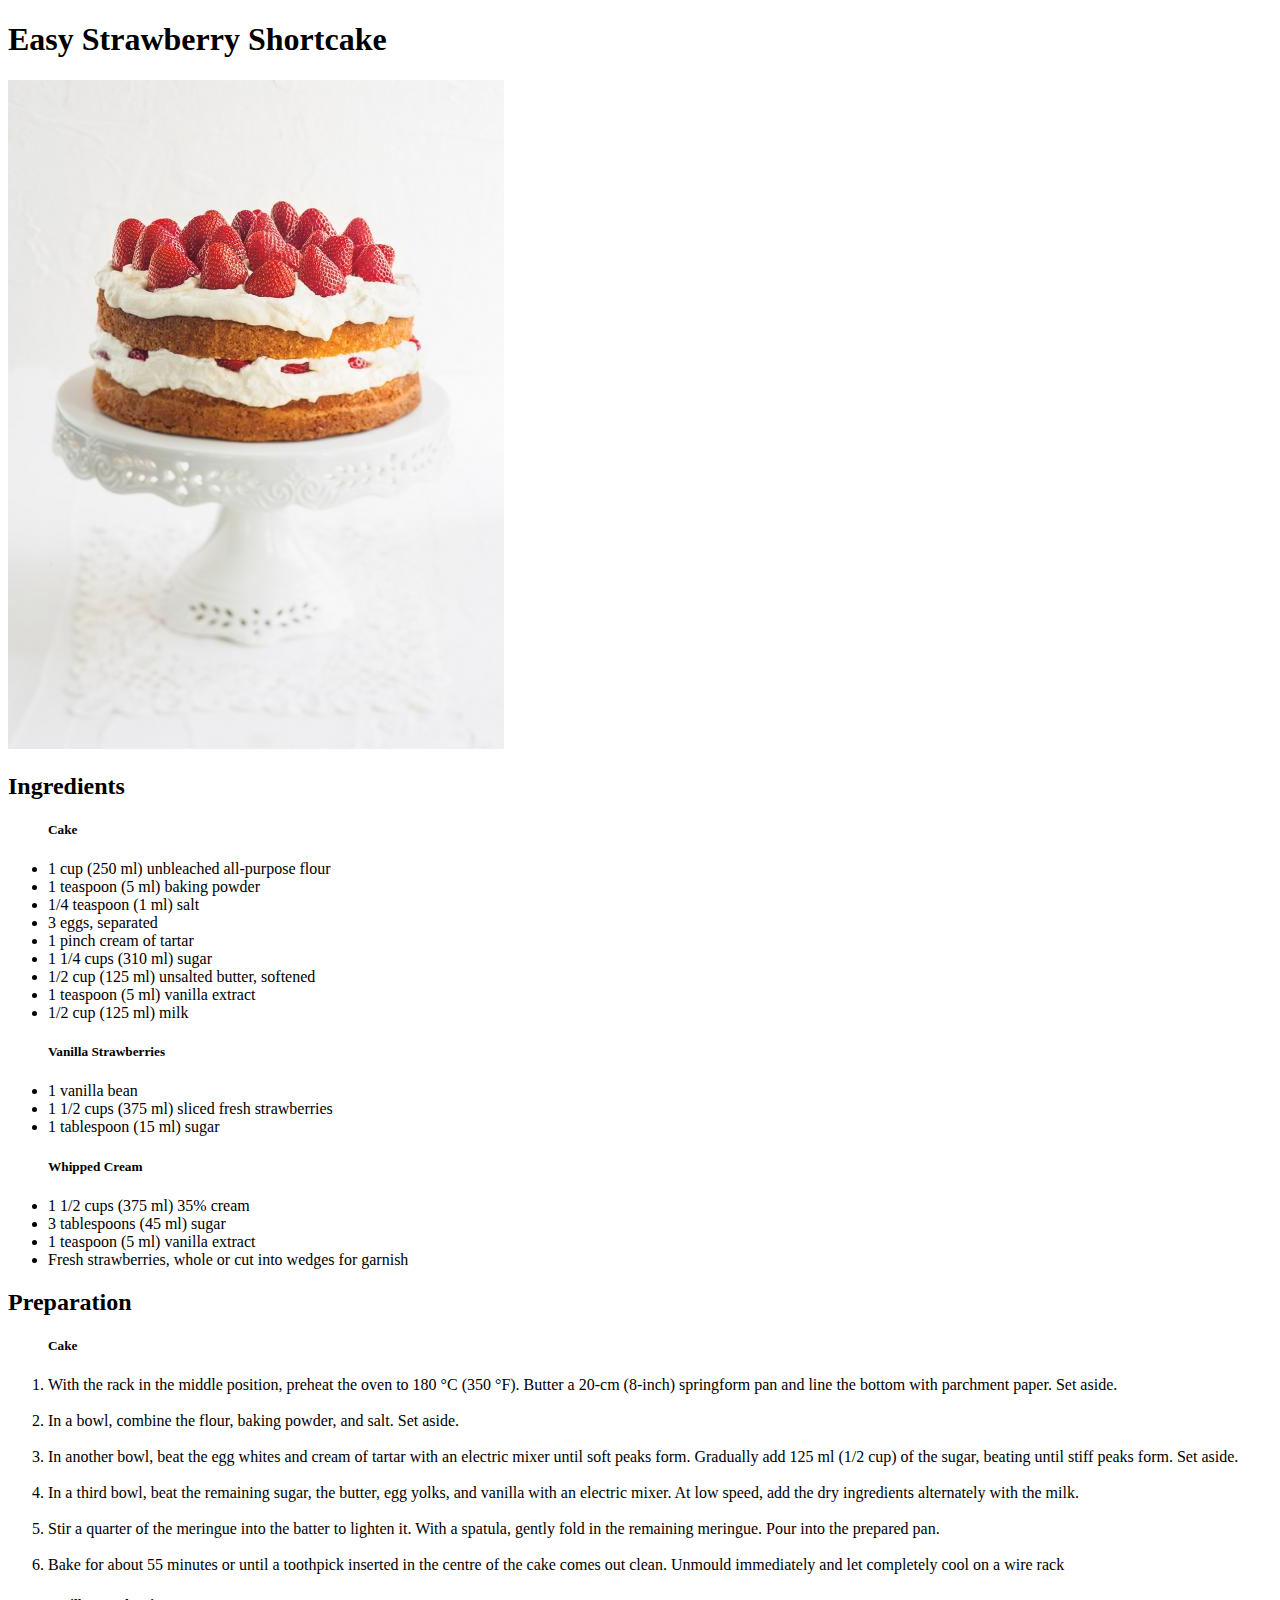
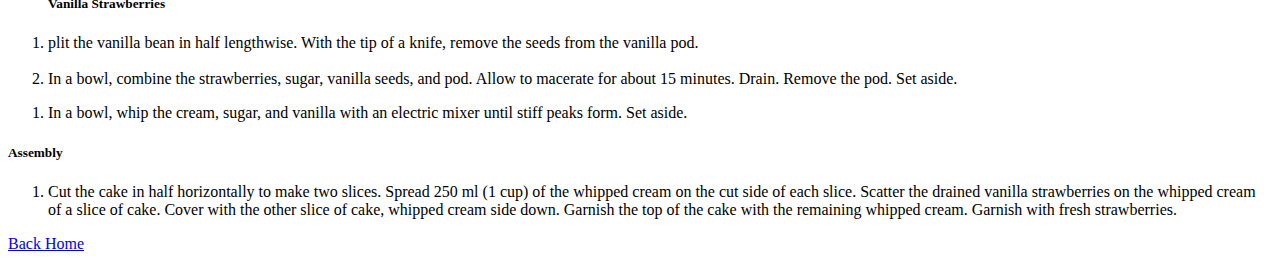
<file: recipes/strawberry-shortcake.html>
<!DOCTYPE html>
<html lang="en">

<head>
  <meta charset="UTF-8" />
  <titleEasy Strawberry Shortcake </title>
</head>

<body>
  <h1>Easy Strawberry Shortcake</h1>
  <img src="/img/strawberry-shortcake.jpg" alt=" Strawberry Short Cake">
  <h2>Ingredients</h2>
  <ul>
    <h5>Cake</h5>
    <li>1 cup (250 ml) unbleached all-purpose flour</li>
    <li>1 teaspoon (5 ml) baking powder</li>
    <li> 1/4 teaspoon (1 ml) salt</li>
    <li>3 eggs, separated </li>
    <li>1 pinch cream of tartar</li>
    <li>1 1/4 cups (310 ml) sugar</li>
    <li> 1/2 cup (125 ml) unsalted butter, softened</li>
    <li>1 teaspoon (5 ml) vanilla extract</li>
    <li>1/2 cup (125 ml) milk </li>
    <h5>Vanilla Strawberries</h5>
    <li>1 vanilla bean</li>
    <li>1 1/2 cups (375 ml) sliced fresh strawberries</li>
    <li>1 tablespoon (15 ml) sugar</li>
    <h5>Whipped Cream</h5>
    <li> 1 1/2 cups (375 ml) 35% cream</li>
    <li>3 tablespoons (45 ml) sugar</li>
    <li>1 teaspoon (5 ml) vanilla extract</li>
    <li>Fresh strawberries, whole or cut into wedges for garnish</li>
  </ul>
  <h2>Preparation</h2>
  <ol>
    <h5>Cake</h5>
    <li>With the rack in the middle position, preheat the oven to 180 °C (350 °F). Butter a 20-cm (8-inch) springform
      pan and line the bottom with parchment paper. Set aside.</li>
    <br>
    <li>In a bowl, combine the flour, baking powder, and salt. Set aside.</li>
    <br>
    <li>In another bowl, beat the egg whites and cream of tartar with an electric mixer until soft peaks form. Gradually
      add 125 ml (1/2 cup) of the sugar, beating until stiff peaks form. Set aside.</li>
    <br>
    <li>In a third bowl, beat the remaining sugar, the butter, egg yolks, and vanilla with an electric mixer. At low
      speed, add the dry ingredients alternately with the milk.</li>
    <br>
    <li>Stir a quarter of the meringue into the batter to lighten it. With a spatula, gently fold in the remaining
      meringue. Pour into the prepared pan.</li>
    <br>
    <li>Bake for about 55 minutes or until a toothpick inserted in the centre of the cake comes out clean. Unmould
      immediately and let completely cool on a wire rack</li>
  </ol>
  <ol>

    <h5>Vanilla Strawberries</h5>
    <li>plit the vanilla bean in half lengthwise. With the tip of a knife, remove the seeds from the vanilla pod.</li>
    <br>
    <li>In a bowl, combine the strawberries, sugar, vanilla seeds, and pod. Allow to macerate for about 15 minutes.
      Drain. Remove the pod. Set aside.</li>
  </ol>
  <ol>
    <li>In a bowl, whip the cream, sugar, and vanilla with an electric mixer until stiff peaks form. Set aside.</li>
  </ol>
  <h5>Assembly</h5>
  <ol>
    <li>Cut the cake in half horizontally to make two slices. Spread 250 ml (1 cup) of the whipped cream on the cut side
      of each slice. Scatter the drained vanilla strawberries on the whipped cream of a slice of cake. Cover with the
      other slice of cake, whipped cream side down. Garnish the top of the cake with the remaining whipped cream.
      Garnish with fresh strawberries.</li>
  </ol>


</body>
<footer>
  <p><a href="/index.html">Back Home</a></p>
</footer>

</html>
</file>
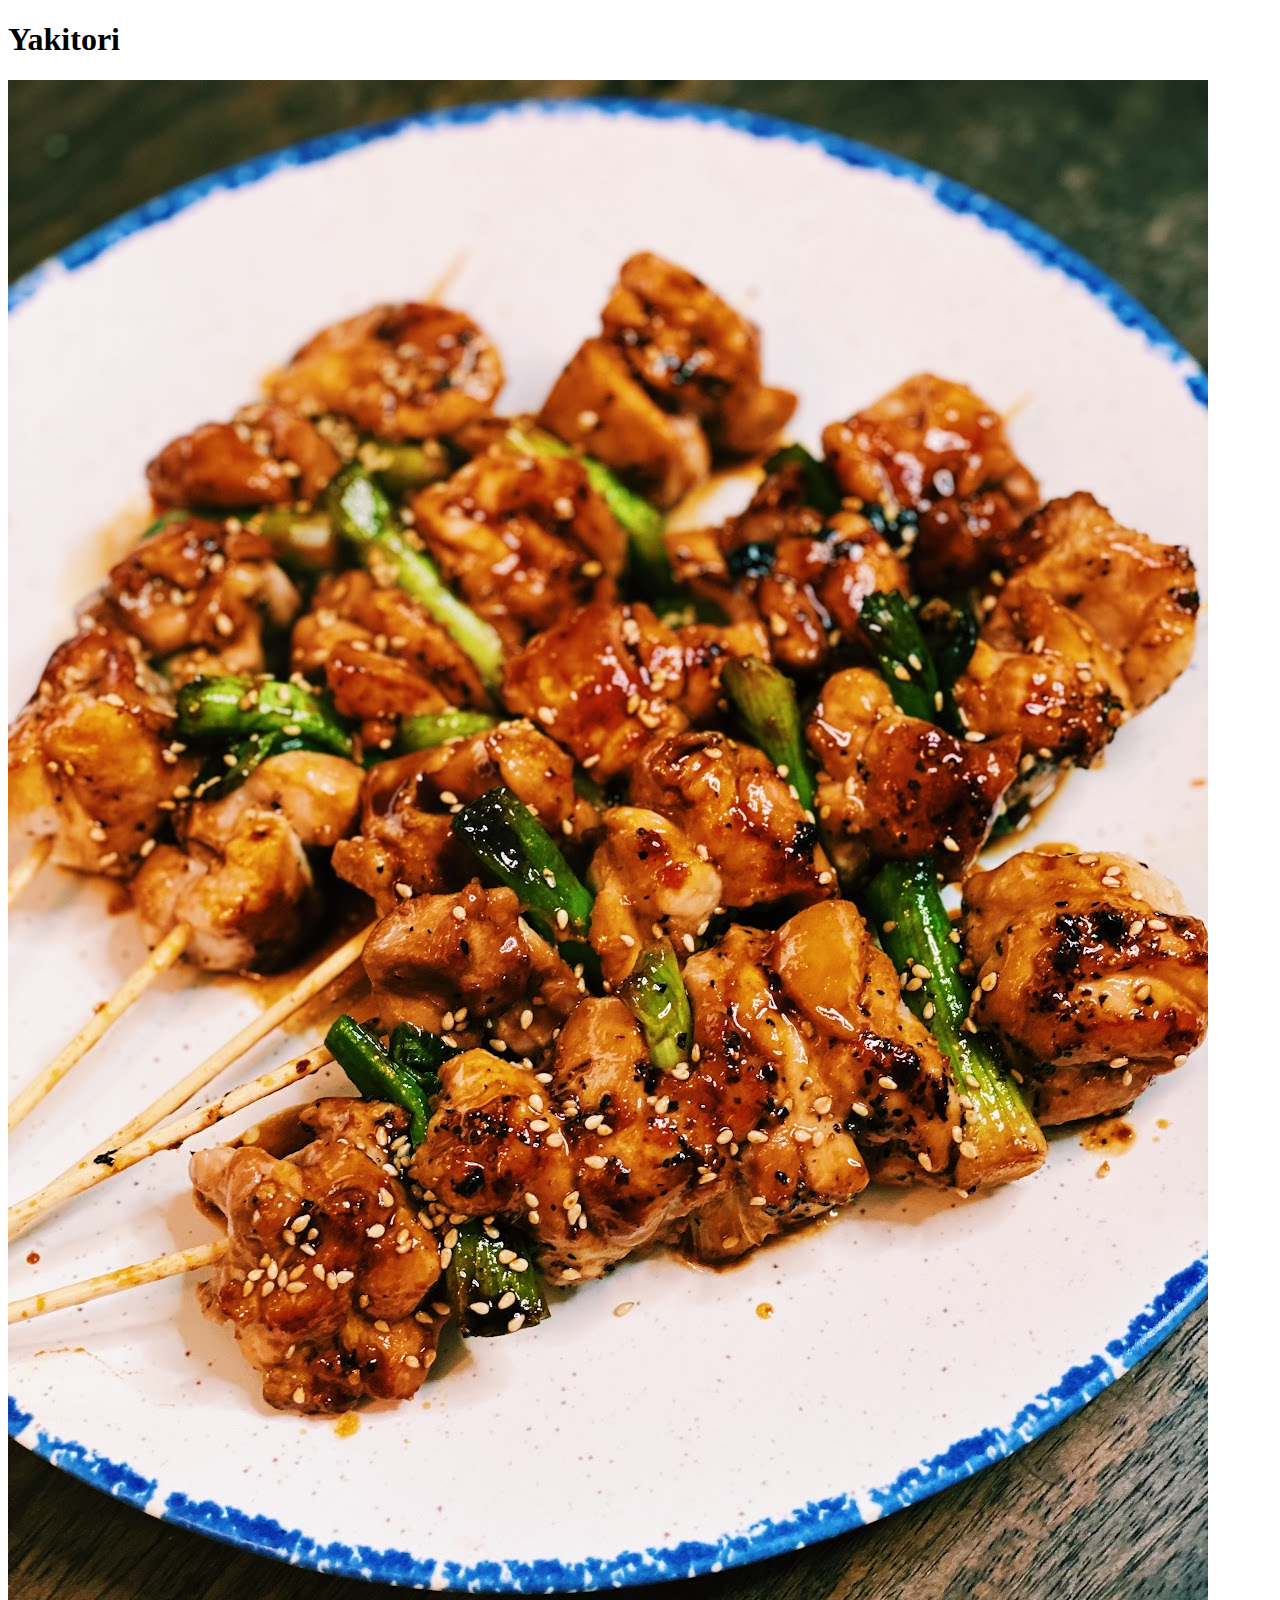
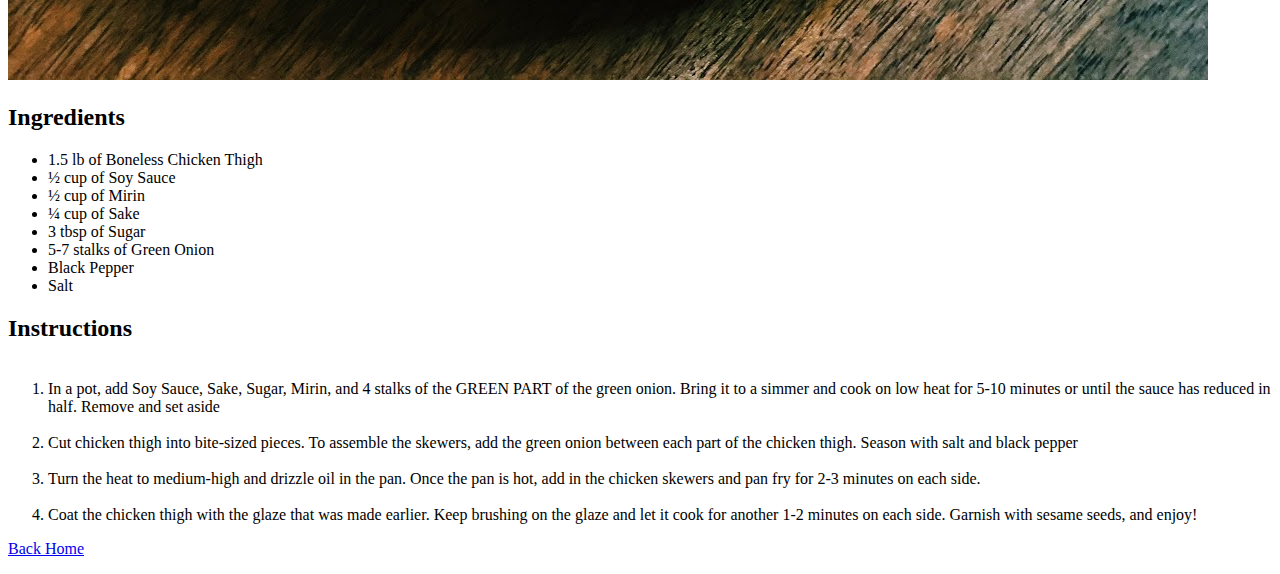
<file: recipes/Yakitori.html>
<!DOCTYPE html>
<html lang="en">

<head>
  <meta charset="UTF-8" />
  <title>Yakitori</title>
</head>

<body>
  <h1>Yakitori</h1>
  <img src="/img/Yakitori.jpg" alt="Yakitori" />
  <h2>Ingredients</h2>
  <ul>
    <li>1.5 lb of Boneless Chicken Thigh</li>
    <li>½ cup of Soy Sauce</li>
    <li>½ cup of Mirin</li>
    <li>¼ cup of Sake</li>
    <li>3 tbsp of Sugar</li>
    <li>5-7 stalks of Green Onion</li>
    <li>Black Pepper</li>
    <li>Salt</li>
  </ul>
  <h2>Instructions</h2>
  <ol>
    <br />
    <li>
      In a pot, add Soy Sauce, Sake, Sugar, Mirin, and 4 stalks of the GREEN
      PART of the green onion. Bring it to a simmer and cook on low heat for
      5-10 minutes or until the sauce has reduced in half. Remove and set
      aside
    </li>
    <br />
    <li>
      Cut chicken thigh into bite-sized pieces. To assemble the skewers, add
      the green onion between each part of the chicken thigh. Season with salt
      and black pepper
    </li>
    <br />
    <li>
      Turn the heat to medium-high and drizzle oil in the pan. Once the pan is
      hot, add in the chicken skewers and pan fry for 2-3 minutes on each
      side.
    </li>
    <br />
    <li>
      Coat the chicken thigh with the glaze that was made earlier. Keep
      brushing on the glaze and let it cook for another 1-2 minutes on each
      side. Garnish with sesame seeds, and enjoy!
    </li>
  </ol>
</body>
<footer>
  <p><a href="/index.html">Back Home</a></p>
</footer>

</html>
</file>
